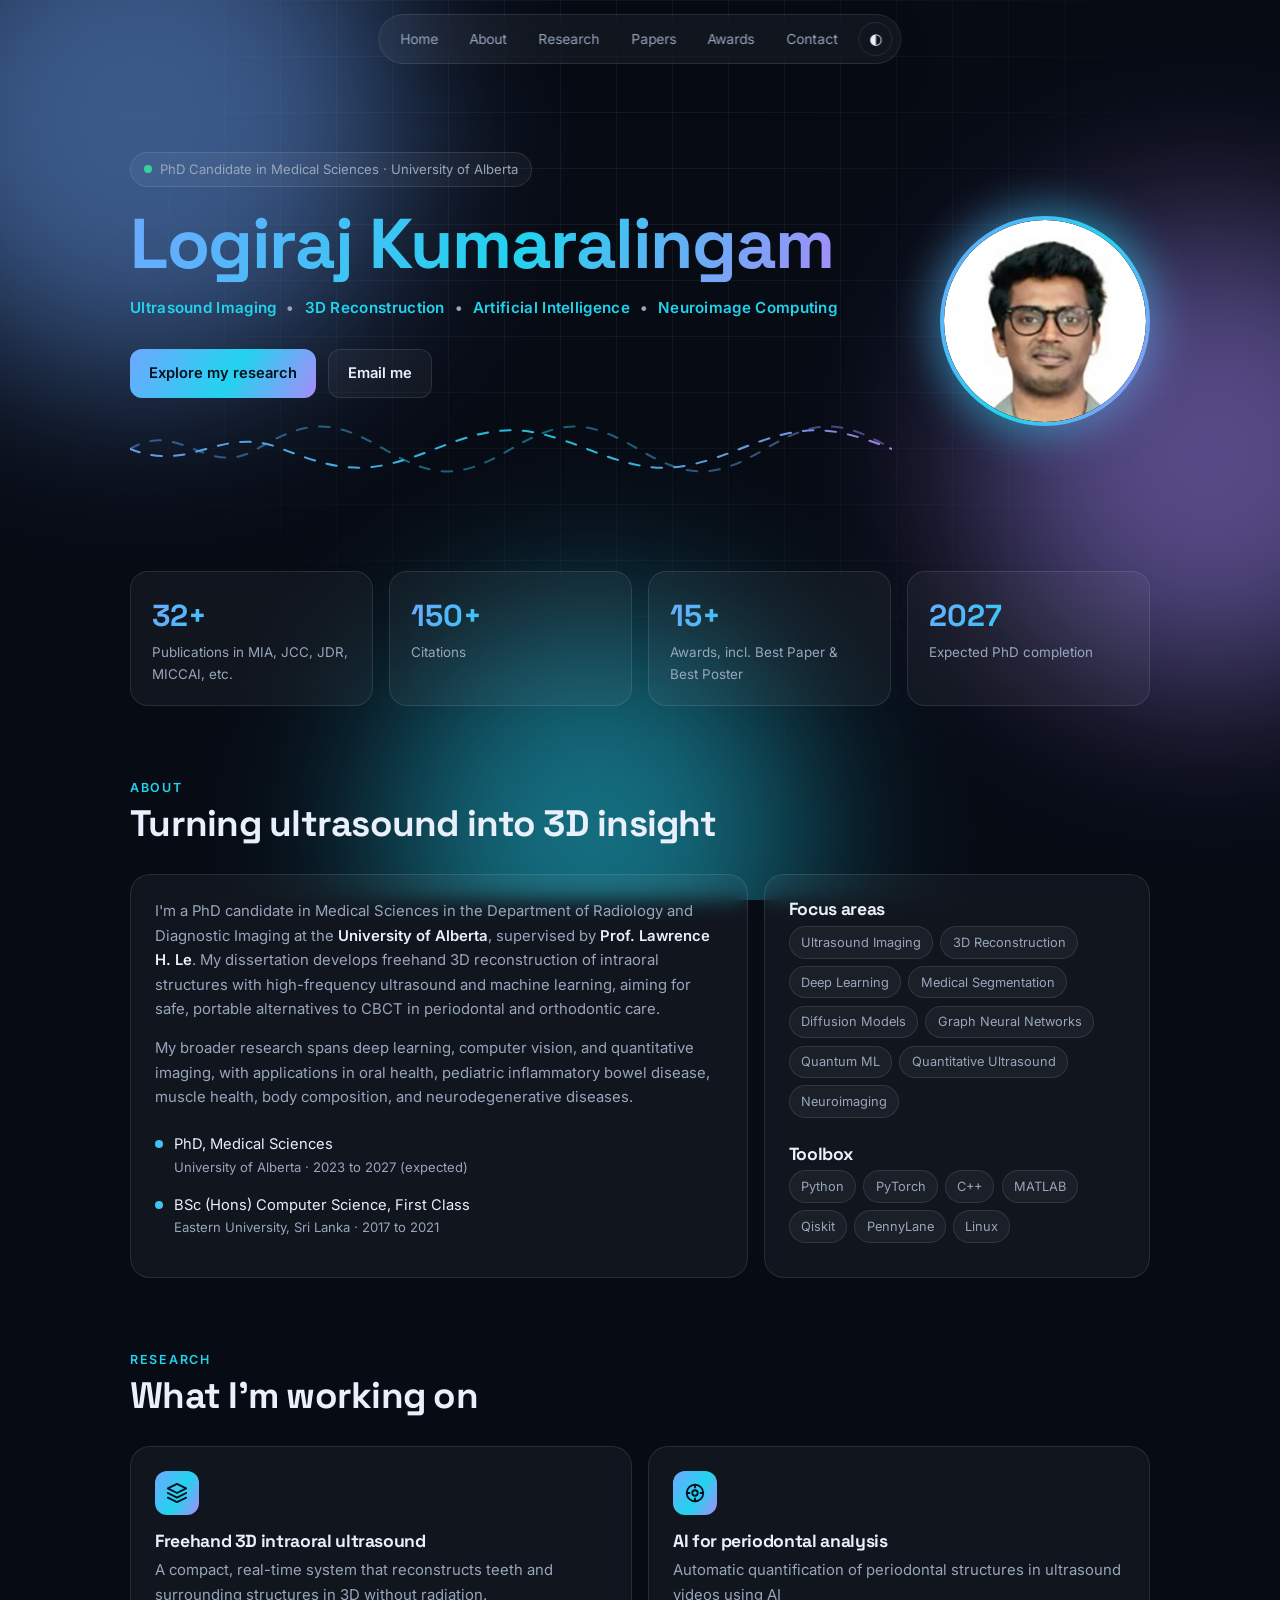
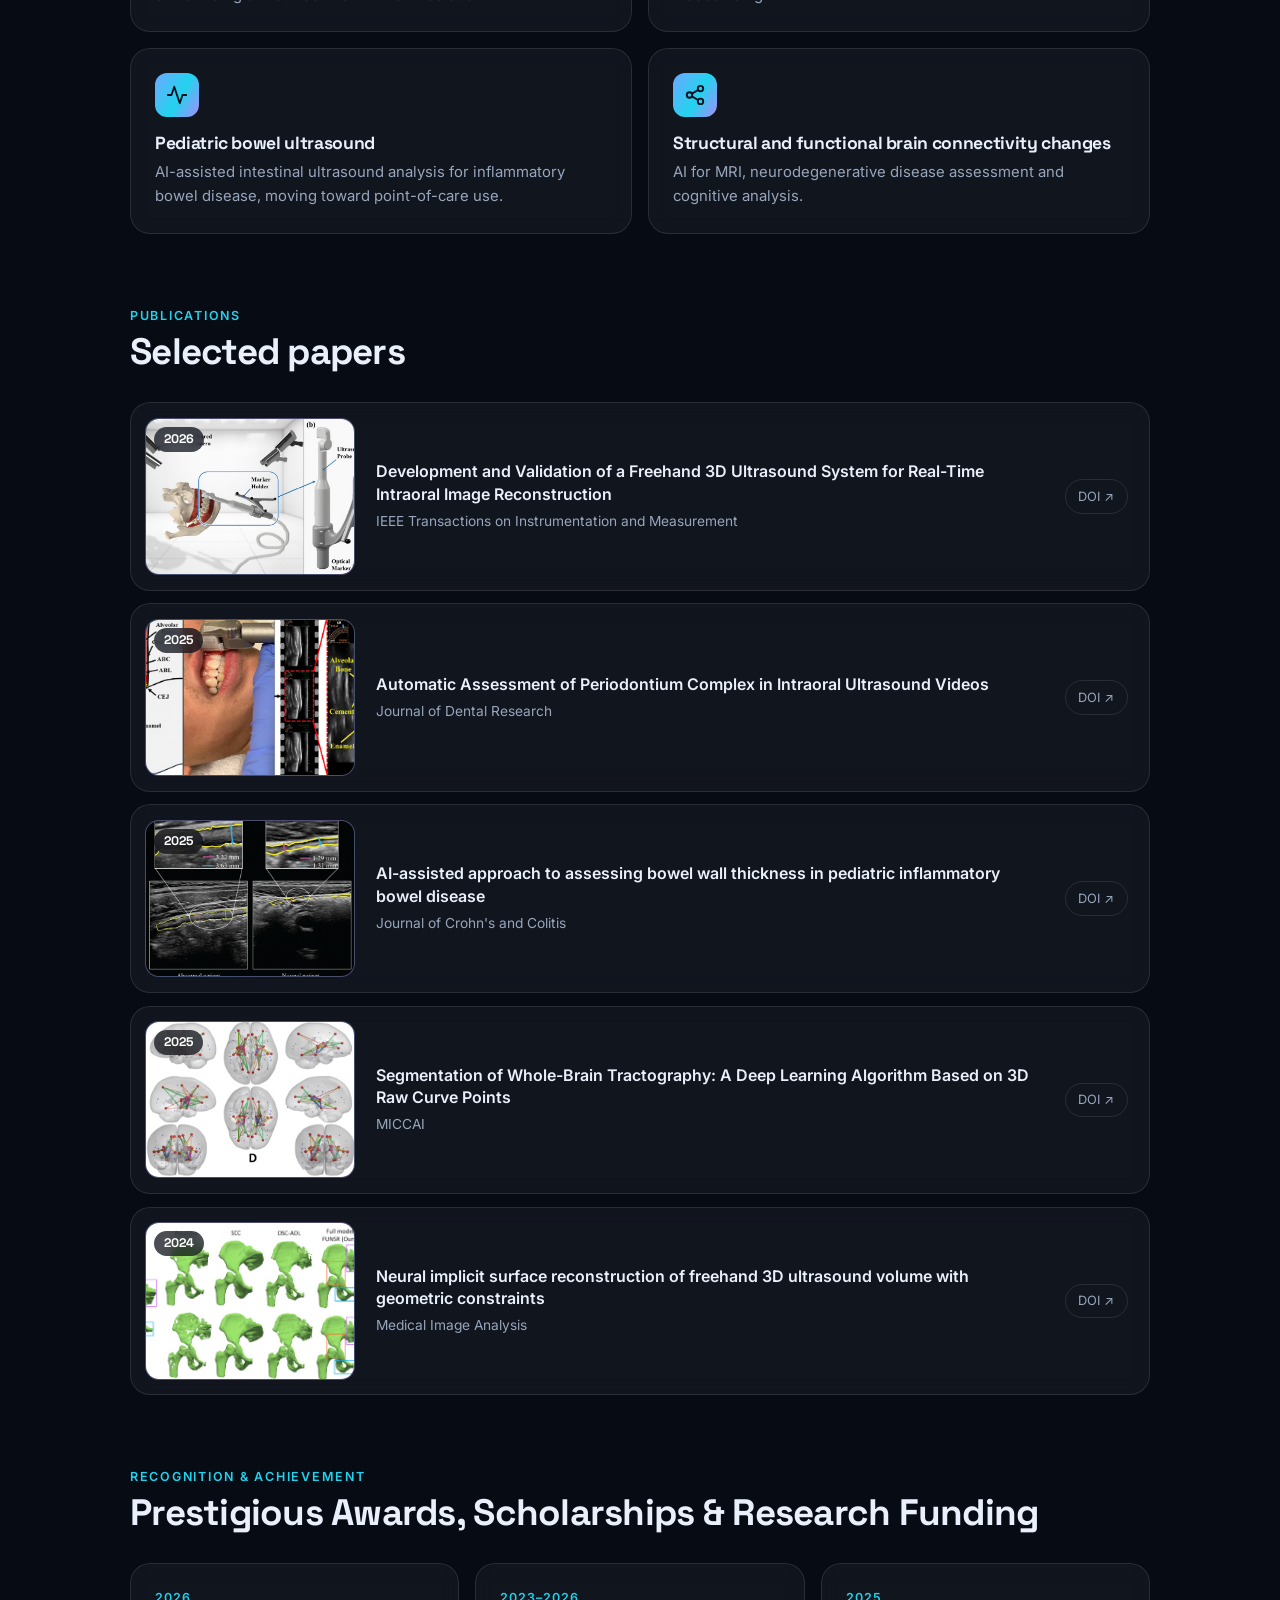
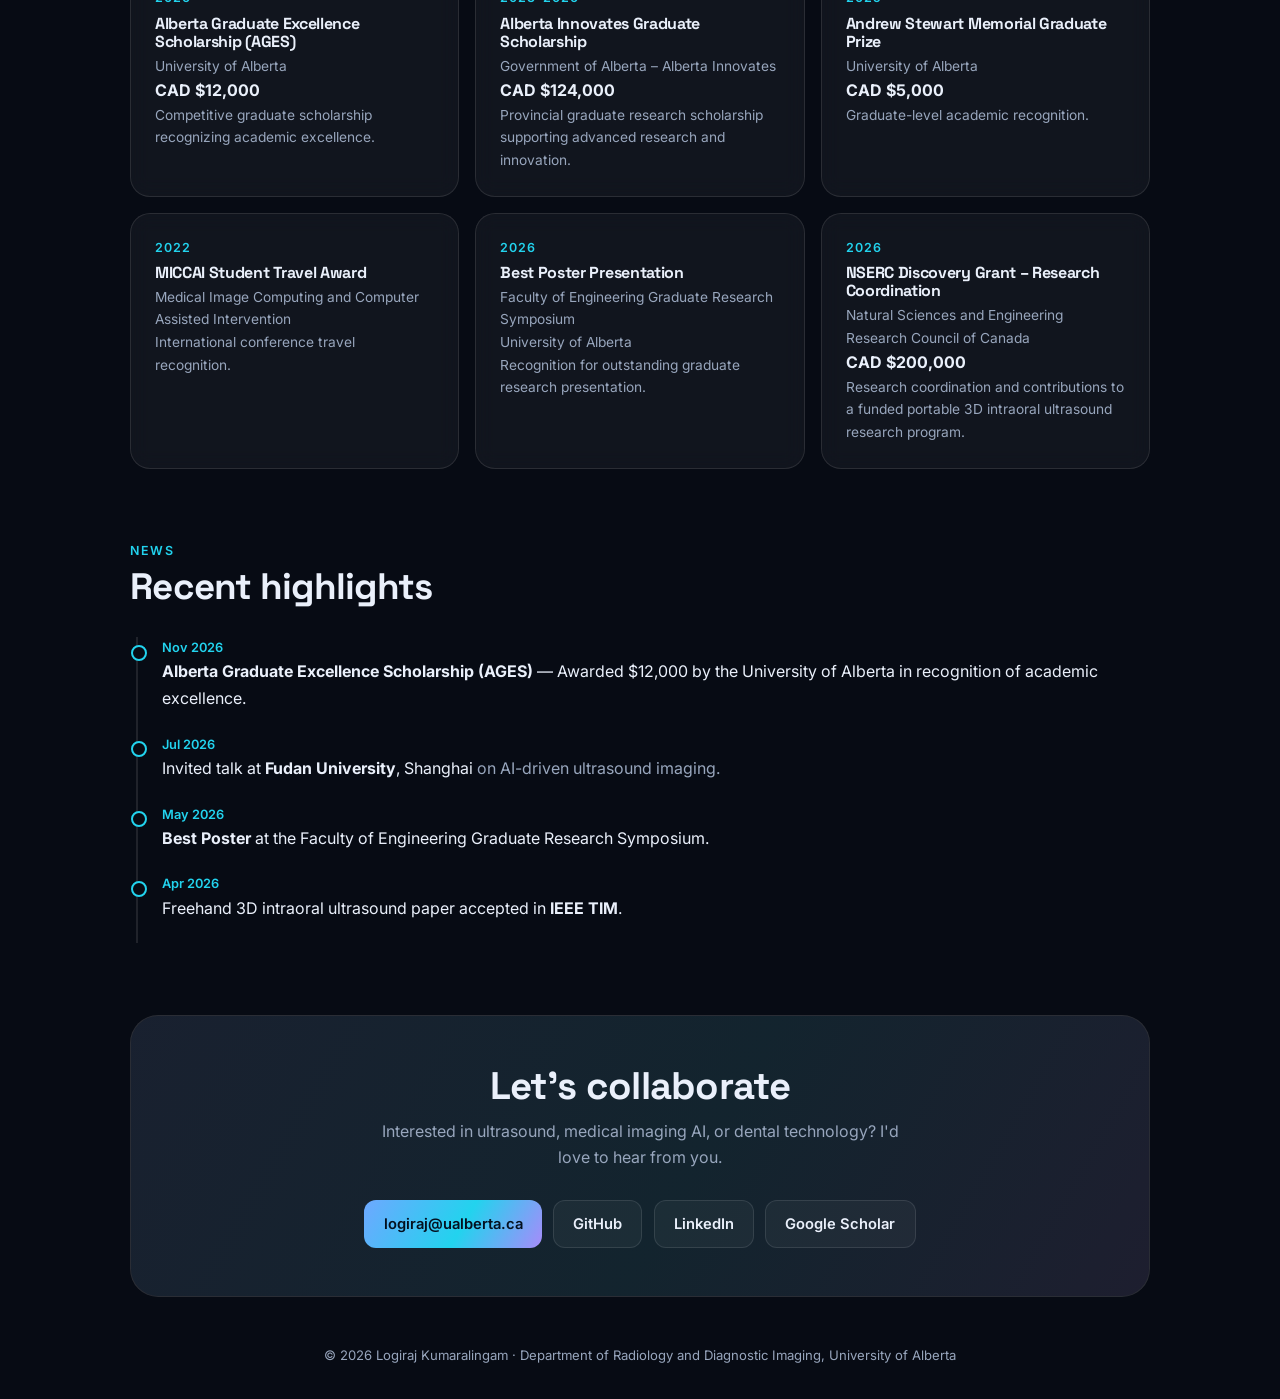
<file: index.html>
<!DOCTYPE html>
<html lang="en" data-theme="dark">
<head>
  <meta charset="utf-8">
  <meta name="viewport" content="width=device-width, initial-scale=1">
  <title>Logiraj Kumaralingam | PhD Candidate, AI &amp; Ultrasound Imaging</title>
  <meta name="description" content="PhD candidate at the University of Alberta building AI-driven 3D ultrasound imaging for radiation-free dental and pediatric diagnostics.">
  <meta name="google-site-verification" content="google97b66a019ca4ea58.html">
  <meta property="og:title" content="Logiraj Kumaralingam | PhD Candidate">
  <meta property="og:description" content="AI-driven 3D ultrasound imaging at the University of Alberta.">
  <link rel="icon" href="data:image/svg+xml,<svg xmlns='http://www.w3.org/2000/svg' viewBox='0 0 100 100'><circle cx='50' cy='50' r='46' fill='%232563eb'/><path d='M22 50 C30 28 38 72 50 50 C62 28 70 72 78 50' stroke='white' stroke-width='7' stroke-linecap='round' fill='none'/></svg>">
  <link rel="preconnect" href="https://fonts.googleapis.com">
  <link rel="preconnect" href="https://fonts.gstatic.com" crossorigin>
  <link href="https://fonts.googleapis.com/css2?family=Inter:wght@400;500;600&family=Space+Grotesk:wght@500;700&display=swap" rel="stylesheet">
  <link rel="stylesheet" href="style.css">
  <script>
    try { var t = localStorage.getItem("theme"); if (t) document.documentElement.setAttribute("data-theme", t); } catch (e) {}
  </script>
</head>
<body>
  <div class="bg-mesh"><i></i></div>
  <div class="bg-grid"></div>

  <nav class="nav" aria-label="Main">
    <a class="link" href="#top">Home</a>
    <a class="link" href="#about">About</a>
    <a class="link" href="#research">Research</a>
    <a class="link" href="#publications">Papers</a>
    <a class="link hide-m" href="#recognition">Awards</a>
    <a class="link hide-m" href="#contact">Contact</a>
    <button class="theme" id="theme" aria-label="Toggle light and dark mode">&#9680;</button>
  </nav>

  <main class="wrap" id="top">

    <!-- HERO -->
    <header class="hero">
      <div>
        <span class="eyebrow"><span class="dot"></span> PhD Candidate in Medical Sciences &middot; University of Alberta</span>
        <h1><span class="grad-text">Logiraj Kumaralingam</span></h1>
        
         <p class="tagline">Ultrasound Imaging <span>&bull;</span> 3D Reconstruction <span>&bull;</span> Artificial Intelligence <span>&bull;</span> Neuroimage Computing</p>
      
        <div class="cta">
          <a class="btn primary" href="#research">Explore my research</a>
          <a class="btn" href="mailto:logiraj@ualberta.ca">Email me</a>
        </div>
        <svg class="wave" viewBox="0 0 600 70" preserveAspectRatio="none" aria-hidden="true">
          <defs>
            <linearGradient id="wg" x1="0" x2="1">
              <stop offset="0" stop-color="#6ea8ff"/><stop offset="0.55" stop-color="#22d3ee"/><stop offset="1" stop-color="#a78bfa"/>
            </linearGradient>
          </defs>
          <path d="M0 35 C40 5 60 65 100 35 S160 5 200 35 S260 65 300 35 S360 5 400 35 S460 65 500 35 S560 5 600 35"/>
          <path d="M0 35 C50 60 70 10 120 35 S190 60 240 35 S310 10 360 35 S430 60 480 35 S550 10 600 35"/>
        </svg>
      </div>

      <div class="avatar reveal">
        <div class="ring">
          <div class="face"><span class="grad-text">LK</span><img src="avatar.jpg" alt="Logiraj Kumaralingam" onerror="this.style.display='none'"></div>
        </div>
      </div>
    </header>

  <div class="stats reveal">
    <div class="stat"><div class="n">32+</div><div class="l">Publications in MIA, JCC, JDR, MICCAI, etc.</div></div>
    <div class="stat"><div class="n">150+</div><div class="l">Citations</div></div>
    <div class="stat"><div class="n">15+</div><div class="l">Awards, incl. Best Paper &amp; Best Poster</div></div>
    <div class="stat"><div class="n">2027</div><div class="l">Expected PhD completion</div></div>
  </div>

    <!-- ABOUT -->
    <section id="about">
      <div class="sec-head reveal"><div class="kicker">About</div><h2>Turning ultrasound into 3D insight</h2></div>
      <div class="bento">
        <div class="card about reveal">
          <p>
            I'm a PhD candidate in Medical Sciences in the Department of Radiology and Diagnostic Imaging at the <b>University of Alberta</b>, supervised by
            <b>Prof. Lawrence H. Le</b>. My dissertation develops freehand 3D reconstruction of intraoral
            structures with high-frequency ultrasound and machine learning, aiming for safe, portable
            alternatives to CBCT in periodontal and orthodontic care.
          </p>
          <p>
            My broader research spans deep learning, computer vision, and quantitative imaging, with applications in oral health, pediatric inflammatory bowel disease, muscle health, body composition, and neurodegenerative diseases.
          </p>
          <ul class="edu">
            <li>PhD, Medical Sciences <small>University of Alberta &middot; 2023 to 2027 (expected)</small></li>
            <li>BSc (Hons) Computer Science, First Class <small>Eastern University, Sri Lanka &middot; 2017 to 2021</small></li>
          </ul>
        </div>
        <div class="card reveal">
          <h3>Focus areas</h3>
          <div class="chips">
            <span class="chip">Ultrasound Imaging</span>
            <span class="chip">3D Reconstruction</span>
            <span class="chip">Deep Learning</span>
            <span class="chip">Medical Segmentation</span>
            <span class="chip">Diffusion Models</span>
            <span class="chip">Graph Neural Networks</span>
            <span class="chip">Quantum ML</span>
            <span class="chip">Quantitative Ultrasound</span>
             <span class="chip">Neuroimaging</span>
          </div>
          <h3 style="margin-top:1.6rem">Toolbox</h3>
          <div class="chips">
            <span class="chip">Python</span><span class="chip">PyTorch</span><span class="chip">C++</span>
            <span class="chip">MATLAB</span><span class="chip">Qiskit</span><span class="chip">PennyLane</span><span class="chip">Linux</span>
          </div>
        </div>
      </div>
    </section>

    <!-- RESEARCH -->
    <section id="research">
      <div class="sec-head reveal"><div class="kicker">Research</div><h2>What I'm working on</h2></div>
      <div class="grid4">
        <article class="card reveal">
          <div class="icon"><svg viewBox="0 0 24 24" fill="none" stroke="currentColor" stroke-width="2" stroke-linecap="round" stroke-linejoin="round"><path d="M12 2 2 7l10 5 10-5-10-5z"/><path d="m2 17 10 5 10-5"/><path d="m2 12 10 5 10-5"/></svg></div>
          <h3>Freehand 3D intraoral ultrasound</h3>
          <p>A compact, real-time system that reconstructs teeth and surrounding structures in 3D without radiation.</p>
        </article>
        <article class="card reveal">
          <div class="icon"><svg viewBox="0 0 24 24" fill="none" stroke="currentColor" stroke-width="2" stroke-linecap="round" stroke-linejoin="round"><circle cx="12" cy="12" r="9"/><circle cx="12" cy="12" r="3"/><path d="M12 3v3M12 18v3M3 12h3M18 12h3"/></svg></div>
          <h3>AI for periodontal analysis</h3>
          <p>Automatic quantification of periodontal structures in ultrasound videos using AI</p>
        </article>
        <article class="card reveal">
          <div class="icon"><svg viewBox="0 0 24 24" fill="none" stroke="currentColor" stroke-width="2" stroke-linecap="round" stroke-linejoin="round"><path d="M22 12h-4l-3 9L9 3l-3 9H2"/></svg></div>
          <h3>Pediatric bowel ultrasound</h3>
          <p>AI-assisted intestinal ultrasound analysis for inflammatory bowel disease, moving toward point-of-care use.</p>
        </article>
        <article class="card reveal">
          <div class="icon"><svg viewBox="0 0 24 24" fill="none" stroke="currentColor" stroke-width="2" stroke-linecap="round" stroke-linejoin="round"><circle cx="6" cy="12" r="3"/><circle cx="18" cy="5" r="3"/><circle cx="18" cy="19" r="3"/><path d="m8.6 13.5 6.8 4M15.4 6.5l-6.8 4"/></svg></div>
          <h3>Structural and functional brain connectivity changes </h3>
          <p>AI for MRI, neurodegenerative disease assessment and cognitive analysis.</p>
        </article>
      </div>
    </section>

    <!-- PUBLICATIONS -->
    <section id="publications">
      <div class="sec-head reveal"><div class="kicker">Publications</div><h2>Selected papers</h2></div>
      <div class="pubs">
        <a class="card pub reveal" href="https://doi.org/10.1109/TIM.2026.3690813" target="_blank" rel="noopener">
          <div class="fig">
            <img src="figures/paper1.jpg" alt="Key figure from: Development and Validation of a Freehand 3D Ultrasound System for Real-Time Intraoral Image Reconstruction" loading="lazy" onerror="this.remove()">
            <span class="yr">2026</span>
          </div>
          <div class="info">
            <div class="t">Development and Validation of a Freehand 3D Ultrasound System for Real-Time Intraoral Image Reconstruction</div>
            <div class="v">IEEE Transactions on Instrumentation and Measurement</div>
          </div>
          <span class="go">DOI &#8599;</span>
        </a>
        <a class="card pub reveal" href="https://doi.org/10.1177/00220345251387713" target="_blank" rel="noopener">
          <div class="fig">
            <img src="figures/paper2.jpg" alt="Key figure from: Automatic Assessment of Periodontium Complex in Intraoral Ultrasound Videos" loading="lazy" onerror="this.remove()">
            <span class="yr">2025</span>
          </div>
          <div class="info">
            <div class="t">Automatic Assessment of Periodontium Complex in Intraoral Ultrasound Videos</div>
            <div class="v">Journal of Dental Research</div>
          </div>
          <span class="go">DOI &#8599;</span>
        </a>
        <a class="card pub reveal" href="https://doi.org/10.1093/ecco-jcc/jjaf037" target="_blank" rel="noopener">
          <div class="fig">
            <img src="figures/paper3.jpg" alt="Key figure from: AI-assisted approach to assessing bowel wall thickness in pediatric inflammatory bowel disease" loading="lazy" onerror="this.remove()">
            <span class="yr">2025</span>
          </div>
          <div class="info">
            <div class="t">AI-assisted approach to assessing bowel wall thickness in pediatric inflammatory bowel disease</div>
            <div class="v">Journal of Crohn's and Colitis</div>
          </div>
          <span class="go">DOI &#8599;</span>
        </a>
        <a class="card pub reveal" href="https://doi.org/10.1007/978-3-032-04981-0_37" target="_blank" rel="noopener">
          <div class="fig">
            <img src="figures/paper4.jpg" alt="Key figure from: OralSAM: One-Shot Segmentation for Intraoral Ultrasound Videos" loading="lazy" onerror="this.remove()">
            <span class="yr">2025</span>
          </div>
          <div class="info">
            <div class="t">Segmentation of Whole-Brain Tractography: A Deep Learning Algorithm Based on 3D Raw Curve Points</div>
            <div class="v">MICCAI</div>
          </div>
          <span class="go">DOI &#8599;</span>
        </a>
        <a class="card pub reveal" href="https://doi.org/10.1007/978-3-031-16431-6_18" target="_blank" rel="noopener">
          <div class="fig">
            <img src="figures/paper5.jpg" alt="Key figure from: Neural implicit surface reconstruction of freehand 3D ultrasound volume with geometric constraints" loading="lazy" onerror="this.remove()">
            <span class="yr">2024</span>
          </div>
          <div class="info">
            <div class="t">Neural implicit surface reconstruction of freehand 3D ultrasound volume with geometric constraints</div>
            <div class="v">Medical Image Analysis</div>
          </div>
          <span class="go">DOI &#8599;</span>
        </a>
      </div>
    </section>


<!-- RECOGNITION -->
<section id="recognition">
  <div class="sec-head reveal">
    <div class="kicker">Recognition & Achievement</div>
    <h2>Prestigious Awards, Scholarships & Research Funding</h2>
  </div>

  <div class="recog">

    <div class="card reveal">
      <div class="y">2026</div>
      <h3>Alberta Graduate Excellence Scholarship (AGES)</h3>
      <p>University of Alberta</p>
      <strong>CAD $12,000</strong>
      <p>Competitive graduate scholarship recognizing academic excellence.</p>
    </div>

    <div class="card reveal">
      <div class="y">2023–2026</div>
      <h3>Alberta Innovates Graduate Scholarship</h3>
      <p>Government of Alberta – Alberta Innovates</p>
      <strong>CAD $124,000</strong>
      <p>Provincial graduate research scholarship supporting advanced research and innovation.</p>
    </div>

    <div class="card reveal">
      <div class="y">2025</div>
      <h3>Andrew Stewart Memorial Graduate Prize</h3>
      <p>University of Alberta</p>
      <strong>CAD $5,000</strong>
      <p>Graduate-level academic recognition.</p>
    </div>

    <div class="card reveal">
      <div class="y">2022</div>
      <h3>MICCAI Student Travel Award</h3>
      <p>Medical Image Computing and Computer Assisted Intervention</p>
      <p>International conference travel recognition.</p>
    </div>

    <div class="card reveal">
      <div class="y">2026</div>
      <h3>Best Poster Presentation</h3>
      <p>Faculty of Engineering Graduate Research Symposium</p>
      <p>University of Alberta</p>
      <p>Recognition for outstanding graduate research presentation.</p>
    </div>

    <div class="card reveal">
      <div class="y">2026</div>
      <h3>NSERC Discovery Grant – Research Coordination</h3>
      <p>Natural Sciences and Engineering Research Council of Canada</p>
      <strong>CAD $200,000</strong>
      <p>Research coordination and contributions to a funded portable 3D intraoral ultrasound research program.</p>
    </div>

  </div>
</section>


    <!-- NEWS -->
    <section id="news">
      <div class="sec-head reveal"><div class="kicker">News</div><h2>Recent highlights</h2></div>
      <ul class="news reveal">
        <li>
  <div class="d">Nov 2026</div>
  <div class="x"><b>Alberta Graduate Excellence Scholarship (AGES)</b> — Awarded $12,000 by the University of Alberta in recognition of academic excellence.</div>
</li>
        <li><div class="d">Jul 2026</div><div class="x">Invited talk at <b>Fudan University</b>, Shanghai <span>on AI-driven ultrasound imaging.</span></div></li>
        <li><div class="d">May 2026</div><div class="x"><b>Best Poster</b> at the Faculty of Engineering Graduate Research Symposium.</div></li>
        <li><div class="d">Apr 2026</div><div class="x">Freehand 3D intraoral ultrasound paper accepted in <b>IEEE TIM</b>.</div></li>
      </ul>
    </section>

    <!-- CONTACT -->
    <section id="contact">
      <div class="contact reveal">
        <h2>Let's collaborate</h2>
        <p>Interested in ultrasound, medical imaging AI, or dental technology? I'd love to hear from you.</p>
        <div class="cta">
          <a class="btn primary" href="mailto:logiraj@ualberta.ca">logiraj@ualberta.ca</a>
          <a class="btn" href="https://github.com/BioMedCom" target="_blank" rel="noopener">GitHub</a>
          <a class="btn" href="https://www.linkedin.com/in/logiraj" target="_blank" rel="noopener">LinkedIn</a>
          <a class="btn" href="https://scholar.google.com/scholar?q=Logiraj+Kumaralingam" target="_blank" rel="noopener">Google Scholar</a>
        </div>
      </div>
    </section>
  </main>

  <footer>&copy; 2026 Logiraj Kumaralingam &middot; Department of Radiology and Diagnostic Imaging, University of Alberta</footer>

  <script>
    // Theme toggle
    var root = document.documentElement;
    document.getElementById("theme").addEventListener("click", function () {
      var next = root.getAttribute("data-theme") === "dark" ? "light" : "dark";
      root.setAttribute("data-theme", next);
      try { localStorage.setItem("theme", next); } catch (e) {}
    });
    // Scroll reveal
    var els = document.querySelectorAll(".reveal");
    if ("IntersectionObserver" in window) {
      var io = new IntersectionObserver(function (entries) {
        entries.forEach(function (e) { if (e.isIntersecting) { e.target.classList.add("in"); io.unobserve(e.target); } });
      }, { threshold: 0.12 });
      els.forEach(function (el) { io.observe(el); });
    } else { els.forEach(function (el) { el.classList.add("in"); }); }
  </script>
</body>
</html>
</file>
<file: style.css>
:root {
  --bg: #070b14;
  --bg-2: #0c1322;
  --card: rgba(255, 255, 255, 0.045);
  --card-hover: rgba(255, 255, 255, 0.08);
  --border: rgba(255, 255, 255, 0.10);
  --text: #eaf0fb;
  --muted: #98a6bd;
  --a1: #6ea8ff;
  --a2: #22d3ee;
  --a3: #a78bfa;
  --grad: linear-gradient(120deg, var(--a1), var(--a2) 55%, var(--a3));
  --shadow: 0 20px 50px -20px rgba(0, 0, 0, 0.6);
}
:root[data-theme="light"] {
  --bg: #f6f8fc;
  --bg-2: #ffffff;
  --card: rgba(255, 255, 255, 0.75);
  --card-hover: #ffffff;
  --border: rgba(20, 30, 60, 0.10);
  --text: #121a2b;
  --muted: #56627a;
  --a1: #2563eb;
  --a2: #0891b2;
  --a3: #7c3aed;
  --shadow: 0 20px 40px -24px rgba(30, 50, 100, 0.35);
}

* { box-sizing: border-box; margin: 0; padding: 0; }
html { scroll-behavior: smooth; scroll-padding-top: 80px; }
body {
  font-family: "Inter", system-ui, -apple-system, "Segoe UI", Roboto, sans-serif;
  background: var(--bg);
  color: var(--text);
  line-height: 1.65;
  -webkit-font-smoothing: antialiased;
  overflow-x: hidden;
}
h1, h2, h3 { font-family: "Space Grotesk", "Inter", sans-serif; letter-spacing: -0.02em; line-height: 1.15; }
a { color: inherit; text-decoration: none; }

/* Animated mesh background */
.bg-mesh { position: fixed; inset: 0; z-index: -1; overflow: hidden; background: var(--bg); }
.bg-mesh::before, .bg-mesh::after, .bg-mesh i {
  content: ""; position: absolute; border-radius: 50%; filter: blur(90px); opacity: 0.5;
}
.bg-mesh::before { width: 520px; height: 520px; background: var(--a1); top: -140px; left: -120px; animation: float 18s ease-in-out infinite; }
.bg-mesh::after { width: 460px; height: 460px; background: var(--a3); top: 25%; right: -160px; animation: float 22s ease-in-out infinite reverse; }
.bg-mesh i { width: 420px; height: 420px; background: var(--a2); bottom: -140px; left: 30%; animation: float 26s ease-in-out infinite; }
:root[data-theme="light"] .bg-mesh::before,
:root[data-theme="light"] .bg-mesh::after,
:root[data-theme="light"] .bg-mesh i { opacity: 0.22; }
.bg-grid {
  position: fixed; inset: 0; z-index: -1; pointer-events: none;
  background-image: linear-gradient(var(--border) 1px, transparent 1px), linear-gradient(90deg, var(--border) 1px, transparent 1px);
  background-size: 56px 56px;
  mask-image: radial-gradient(ellipse at 50% 20%, #000 10%, transparent 70%);
  -webkit-mask-image: radial-gradient(ellipse at 50% 20%, #000 10%, transparent 70%);
  opacity: 0.55;
}
@keyframes float { 0%,100% { transform: translate(0,0) scale(1); } 50% { transform: translate(40px, 30px) scale(1.08); } }

/* Nav */
.nav {
  position: fixed; top: 14px; left: 50%; transform: translateX(-50%); z-index: 50;
  display: flex; align-items: center; gap: 0.25rem;
  padding: 0.4rem 0.5rem; border-radius: 999px;
  background: var(--card); border: 1px solid var(--border);
  backdrop-filter: blur(16px); -webkit-backdrop-filter: blur(16px);
  box-shadow: var(--shadow); max-width: calc(100vw - 24px);
}
.nav a.link { padding: 0.4rem 0.85rem; border-radius: 999px; font-size: 0.86rem; color: var(--muted); transition: 0.2s; white-space: nowrap; }
.nav a.link:hover, .nav a.link.active { color: var(--text); background: var(--card-hover); }
.nav .theme {
  margin-left: 0.2rem; width: 34px; height: 34px; border-radius: 50%; border: 1px solid var(--border);
  background: transparent; color: var(--text); cursor: pointer; font-size: 0.95rem;
}
.nav .theme:hover { background: var(--card-hover); }

.wrap { max-width: 1060px; margin: 0 auto; padding: 0 1.25rem; }

/* Hero */
.hero { padding: 9.5rem 0 3rem; display: grid; grid-template-columns: 1fr auto; gap: 3rem; align-items: center; }
.eyebrow {
  display: inline-flex; align-items: center; gap: 0.5rem; font-size: 0.82rem; color: var(--muted);
  padding: 0.35rem 0.8rem; border: 1px solid var(--border); border-radius: 999px; background: var(--card);
}
.dot { width: 8px; height: 8px; border-radius: 50%; background: #34d399; box-shadow: 0 0 0 0 rgba(52,211,153,.6); animation: pulse 2s infinite; }
@keyframes pulse { 70% { box-shadow: 0 0 0 9px rgba(52,211,153,0); } 100% { box-shadow: 0 0 0 0 rgba(52,211,153,0); } }
.hero h1 { font-size: clamp(2.5rem, 7vw, 4.4rem); margin: 1.1rem 0 0.6rem; }
.grad-text { background: var(--grad); -webkit-background-clip: text; background-clip: text; color: transparent; }
.hero .sub { font-size: clamp(1.05rem, 2.2vw, 1.3rem); color: var(--muted); max-width: 640px; }
.hero .sub b { color: var(--text); font-weight: 600; }
.cta { display: flex; flex-wrap: wrap; gap: 0.7rem; margin-top: 1.8rem; }
.btn {
  display: inline-flex; align-items: center; gap: 0.5rem; padding: 0.7rem 1.2rem; border-radius: 12px;
  font-size: 0.92rem; font-weight: 600; border: 1px solid var(--border); background: var(--card); transition: 0.25s;
}
.btn:hover { transform: translateY(-2px); background: var(--card-hover); border-color: var(--a1); }
.btn.primary { background: var(--grad); color: #04101f; border: none; }
.btn.primary:hover { filter: brightness(1.08); box-shadow: 0 10px 30px -10px var(--a1); }

.tagline { margin: 0.2rem 0 1rem; font-weight: 600; font-size: 0.95rem; color: var(--a2); letter-spacing: 0.02em; }
.tagline span { color: var(--muted); margin: 0 0.35rem; }

.avatar { position: relative; width: 210px; height: 210px; }
.avatar::before {
  content: ""; position: absolute; inset: -8px; border-radius: 50%; background: var(--grad); filter: blur(22px); opacity: 0.55;
}
.avatar .ring {
  position: relative; width: 100%; height: 100%; border-radius: 50%; padding: 4px; background: var(--grad);
}
.avatar .face {
  width: 100%; height: 100%; border-radius: 50%; background: var(--bg-2); display: grid; place-items: center;
  font-family: "Space Grotesk", sans-serif; font-size: 3.6rem; font-weight: 700; overflow: hidden;
}
.avatar .face { position: relative; }
.avatar img { position: absolute; inset: 0; width: 100%; height: 100%; object-fit: cover; border-radius: 50%; }

.wave { width: 100%; height: 70px; margin-top: 1rem; opacity: 0.9; }
.wave path { fill: none; stroke: url(#wg); stroke-width: 2; stroke-linecap: round; stroke-dasharray: 8 10; animation: dash 3s linear infinite; }
.wave path:nth-child(2) { opacity: 0.5; animation-duration: 5s; }
@keyframes dash { to { stroke-dashoffset: -180; } }

/* Stats */
.stats { display: grid; grid-template-columns: repeat(4, 1fr); gap: 1rem; margin-top: 2rem; }
.stat { padding: 1.2rem 1.3rem; border-radius: 18px; background: var(--card); border: 1px solid var(--border); backdrop-filter: blur(10px); }
.stat .n { font-family: "Space Grotesk", sans-serif; font-size: 1.9rem; font-weight: 700; background: var(--grad); -webkit-background-clip: text; background-clip: text; color: transparent; }
.stat .l { font-size: 0.84rem; color: var(--muted); }

/* Sections */
section { padding: 4.5rem 0 0; }
.sec-head { margin-bottom: 1.8rem; }
.sec-head .kicker { font-size: 0.78rem; text-transform: uppercase; letter-spacing: 0.14em; color: var(--a2); font-weight: 600; }
.sec-head h2 { font-size: clamp(1.7rem, 4vw, 2.3rem); margin-top: 0.3rem; }

.card {
  background: var(--card); border: 1px solid var(--border); border-radius: 20px; padding: 1.5rem;
  backdrop-filter: blur(10px); -webkit-backdrop-filter: blur(10px); transition: 0.3s;
}
.card:hover { transform: translateY(-4px); background: var(--card-hover); border-color: color-mix(in srgb, var(--a1) 50%, var(--border)); }

/* About bento */
.bento { display: grid; grid-template-columns: 1.6fr 1fr; gap: 1rem; }
.bento .about p { color: var(--muted); margin-bottom: 0.9rem; }
.bento .about p b { color: var(--text); font-weight: 600; }
.bento h3 { font-size: 1.05rem; margin-bottom: 0.9rem; }
.chips { display: flex; flex-wrap: wrap; gap: 0.45rem; }
.chip { font-size: 0.8rem; padding: 0.3rem 0.7rem; border-radius: 999px; border: 1px solid var(--border); background: var(--card); color: var(--muted); }
.edu { list-style: none; margin-top: 1.4rem; }
.edu li { position: relative; padding-left: 1.2rem; margin-bottom: 0.9rem; font-size: 0.92rem; }
.edu li::before { content: ""; position: absolute; left: 0; top: 0.55em; width: 8px; height: 8px; border-radius: 50%; background: var(--grad); }
.edu small { display: block; color: var(--muted); font-size: 0.82rem; }

/* Research */
.grid4 { display: grid; grid-template-columns: repeat(2, 1fr); gap: 1rem; }
.icon { width: 44px; height: 44px; border-radius: 12px; display: grid; place-items: center; background: var(--grad); color: #04101f; margin-bottom: 1rem; }
.icon svg { width: 22px; height: 22px; }
.card h3 { font-size: 1.1rem; margin-bottom: 0.4rem; }
.card p { color: var(--muted); font-size: 0.93rem; }

/* Publications */
.pubs { display: grid; gap: 0.8rem; }
.pub { display: grid; grid-template-columns: 210px 1fr auto; gap: 1.3rem; align-items: center; padding: 0.9rem 1.3rem 0.9rem 0.9rem; }
.pub .fig {
  position: relative; aspect-ratio: 4 / 3; border-radius: 14px; overflow: hidden;
  border: 1px solid var(--border);
  background: linear-gradient(135deg, color-mix(in srgb, var(--a1) 28%, transparent), color-mix(in srgb, var(--a3) 28%, transparent));
}
.pub .fig::before {
  content: ""; position: absolute; inset: 0; opacity: 0.5;
  background: radial-gradient(circle at 30% 30%, color-mix(in srgb, var(--a2) 45%, transparent), transparent 60%);
}
.pub .fig img { position: absolute; inset: 0; width: 100%; height: 100%; object-fit: cover; background: #fff; transition: transform 0.5s ease; }
.pub:hover .fig img { transform: scale(1.06); }
.pub .yr {
  position: absolute; top: 8px; left: 8px; z-index: 1; font-family: "Space Grotesk", sans-serif; font-weight: 700; font-size: 0.78rem;
  padding: 0.15rem 0.6rem; border-radius: 999px; color: #fff; background: rgba(7, 11, 20, 0.72); backdrop-filter: blur(6px);
}
.pub .t { font-weight: 600; line-height: 1.4; }
.pub .v { color: var(--muted); font-size: 0.86rem; margin-top: 0.3rem; }
.pub .go { font-size: 0.8rem; padding: 0.35rem 0.8rem; border: 1px solid var(--border); border-radius: 999px; color: var(--muted); white-space: nowrap; }
.pub:hover .go { color: var(--text); border-color: var(--a1); }
.more { margin-top: 1.2rem; text-align: center; }

/* Recognition */
.recog { display: grid; grid-template-columns: repeat(3, 1fr); gap: 1rem; }
.recog .card .y { font-size: 0.78rem; color: var(--a2); font-weight: 600; letter-spacing: 0.08em; }
.recog .card h3 { font-size: 1rem; margin: 0.35rem 0 0.2rem; }
.recog .card p { font-size: 0.86rem; }

/* News */
.news { list-style: none; border-left: 2px solid var(--border); margin-left: 6px; }
.news li { position: relative; padding: 0 0 1.4rem 1.5rem; }
.news li::before { content: ""; position: absolute; left: -7px; top: 0.45em; width: 12px; height: 12px; border-radius: 50%; background: var(--bg); border: 2px solid var(--a2); }
.news .d { font-size: 0.8rem; color: var(--a2); font-weight: 600; }
.news .x { color: var(--text); }
.news .x span { color: var(--muted); }

/* Contact */
.contact { text-align: center; padding: 3rem 1.5rem; border-radius: 28px; background: var(--card); border: 1px solid var(--border); position: relative; overflow: hidden; }
.contact::before { content: ""; position: absolute; inset: 0; background: var(--grad); opacity: 0.08; }
.contact > * { position: relative; }
.contact h2 { font-size: clamp(1.7rem, 4vw, 2.4rem); margin-bottom: 0.6rem; }
.contact p { color: var(--muted); max-width: 520px; margin: 0 auto 1.4rem; }
.contact .cta { justify-content: center; }

footer { text-align: center; color: var(--muted); font-size: 0.82rem; padding: 3rem 1rem 2rem; }

/* Reveal */
.reveal { opacity: 0; transform: translateY(22px); transition: opacity 0.7s ease, transform 0.7s ease; }
.reveal.in { opacity: 1; transform: none; }
@media (prefers-reduced-motion: reduce) {
  .reveal { opacity: 1; transform: none; transition: none; }
  .bg-mesh::before, .bg-mesh::after, .bg-mesh i, .wave path, .dot { animation: none; }
}

@media (max-width: 860px) {
  .hero { grid-template-columns: 1fr; padding-top: 8rem; text-align: left; }
  .avatar { width: 150px; height: 150px; order: -1; }
  .avatar .face { font-size: 2.6rem; }
  .stats { grid-template-columns: repeat(2, 1fr); }
  .bento, .grid4, .recog { grid-template-columns: 1fr; }
  .pub { grid-template-columns: 1fr; gap: 0.9rem; padding: 0.9rem; }
  .pub .fig { aspect-ratio: 16 / 9; }
  .pub .go { justify-self: start; }
  .nav a.link.hide-m { display: none; }
}
</file>
